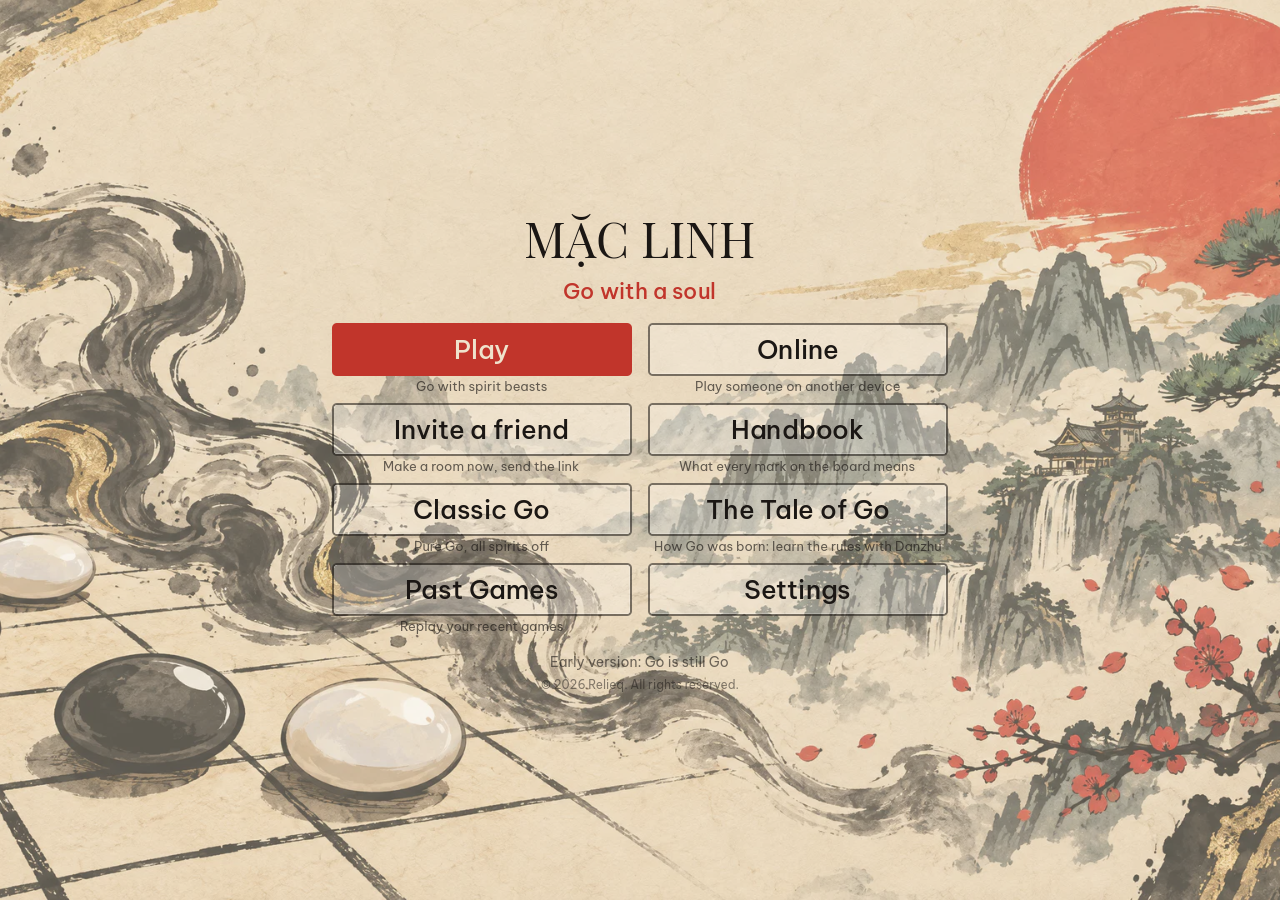
<file: index.html>
<!doctype html>
<html lang="en">
<head>
  <meta charset="utf-8">
  <meta name="viewport" content="width=device-width, initial-scale=1, viewport-fit=cover">
  <title>Mặc Linh — Free Go (Weiqi, Baduk) in Your Browser · Cờ vây miễn phí</title>
  <link rel="canonical" href="https://maclinh.rediov.com/">
  <meta name="description" content="Mặc Linh — ink-wash Go (weiqi/baduk) where good shapes awaken spirit beasts and surrounded territory blooms into paintings. Cờ vây phong cách thuỷ mặc.">
  <meta property="og:type" content="website">
  <meta property="og:url" content="https://maclinh.rediov.com/">
  <meta property="og:title" content="Mặc Linh — Go with a soul · Cờ vây có hồn">
  <meta property="og:description" content="Ink-wash Go in your browser, in English or Vietnamese. Cờ vây phong cách thuỷ mặc, chơi ngay trên trình duyệt.">
  <meta property="og:image" content="https://maclinh.rediov.com/og_cover.png">
  <meta property="og:image:width" content="1200">
  <meta property="og:image:height" content="630">
  <meta property="og:locale" content="en_US">
  <meta property="og:locale:alternate" content="vi_VN">
  <meta name="twitter:card" content="summary_large_image">
  <link id="-gd-engine-icon" rel="icon" type="image/png" href="index.icon.png" />
<link rel="apple-touch-icon" href="index.apple-touch-icon.png"/>

  <!-- Project-owned starting point, not the platform default. Customize the presentation below. -->
  <!-- Embedded Noto Sans SC loader subset: SIL Open Font License 1.1; license text: ui/web/NotoSansSC-OFL.txt. -->
  <style id="manus-fonts">
/* manus-loader-cjk:start */
/* Noto Sans SC loader subset. SIL Open Font License 1.1 (https://openfontlicense.org); license text: ui/web/NotoSansSC-OFL.txt.
Source SHA-256: 38f4c5f927f746b3dfa4c3a5d7edf0b7a3e828e27438418fa54f9e1565289412 */
@font-face{font-family:"Noto Sans SC";font-style:normal;font-weight:400 700;font-display:block;src:url([data-uri]) format("woff2")}
/* manus-loader-cjk:end */
  </style>
  <style>
    html, body { margin: 0; width: 100%; height: 100%; overflow: hidden; background: #f2e8d9; color: #2a2420; font-family: Georgia, "Times New Roman", "Noto Sans SC", serif; }
    #canvas { display: block; width: 100%; height: 100%; outline: none; }
    #loading { position: fixed; inset: 0; display: grid; place-content: center; gap: 18px; padding: max(24px, env(safe-area-inset-top)) max(24px, env(safe-area-inset-right)) max(24px, env(safe-area-inset-bottom)) max(24px, env(safe-area-inset-left)); background: #f2e8d9; text-align: center; }
    #loading[hidden], [hidden] { display: none; }
    h1 { margin: 0; font-size: clamp(20px, 5vw, 32px); overflow-wrap: anywhere; }
    p { margin: 0; }
    progress { width: min(320px, 75vw); justify-self: center; }
    #loading-notice { max-width: 360px; justify-self: center; line-height: 1.5; }
    button { justify-self: center; padding: 12px 24px; cursor: pointer; font: inherit;
      background: #b3312a; color: #f6efe3; border: none; border-radius: 3px; }
    #game-mark { width: 96px; height: 96px; justify-self: center; image-rendering: auto;
      animation: maclinh-breathe 3.6s ease-in-out infinite; }
    h1 { letter-spacing: 0.08em; }
    #loading-status { color: #6a5c4c; font-size: 14px; letter-spacing: 0.04em; }
    progress { accent-color: #b3312a; }
    @media (prefers-reduced-motion: reduce) { #game-mark { animation: none; } }
    @keyframes maclinh-breathe {
      0%, 100% { opacity: 0.86; transform: scale(1); }
      50% { opacity: 1; transform: scale(1.04); }
    }
  </style>
  <!-- Đếm lượt xem trang và sự kiện trong game (GoatCounter, không cookie, không định danh người chơi) -->
  <script data-goatcounter="https://maclinh.goatcounter.com/count" async src="https://gc.zgo.at/count.js"></script>
</head>
<body>
  <canvas id="canvas" tabindex="0">Your browser does not support canvas.</canvas>
  <section id="loading" role="status">
    <img id="game-mark" src="[data-uri]" alt="">
    <h1 id="game-title"></h1>
    <p id="loading-status">Loading…</p>
    <progress id="loading-progress" aria-label="Download progress"></progress>
    <p id="loading-notice" hidden></p>
    <button id="loading-retry" type="button" hidden>Retry</button>
    <noscript>JavaScript is required to play this game.</noscript>
  </section>
  <script>
    (() => {
      const config = {"args":[],"canvasResizePolicy":2,"emscriptenPoolSize":8,"ensureCrossOriginIsolationHeaders":true,"executable":"index","experimentalVK":true,"fileSizes":{"index.pck":9592876,"index.wasm":38451485},"focusCanvas":true,"gdextensionLibs":[],"godotPoolSize":4};
      const threads = false;
      const canvas = document.getElementById('canvas');
      const loading = document.getElementById('loading');
      const status = document.getElementById('loading-status');
      const progress = document.getElementById('loading-progress');
      const notice = document.getElementById('loading-notice');
      const retry = document.getElementById('loading-retry');
      document.getElementById('game-title').textContent = document.title;
      // Same rule as the game (Loc.system_locale): the language chosen in Settings (mirrored to localStorage
      // by the game), else Vietnamese when any preferred browser language is Vietnamese or the time zone is Vietnam's.
      const pickLang = () => {
        try {
          const saved = localStorage.getItem('maclinh_lang');
          if (saved === 'vi' || saved === 'en') return saved;
        } catch (e) {}
        const langs = navigator.languages || [navigator.language || ''];
        if (langs.some((l) => String(l).toLowerCase().startsWith('vi'))) return 'vi';
        let tz = '';
        try { tz = Intl.DateTimeFormat().resolvedOptions().timeZone || ''; } catch (e) {}
        return tz === 'Asia/Ho_Chi_Minh' || tz === 'Asia/Saigon' ? 'vi' : 'en';
      };
      const en = pickLang() === 'en';
      const T = (vi, enText) => (en ? enText : vi);
      document.documentElement.lang = en ? 'en' : 'vi';
      status.textContent = T('Đang mài mực…', 'Grinding the ink…');
      retry.textContent = T('Thử lại', 'Try again');
      progress.setAttribute('aria-label', T('Tiến độ tải', 'Loading progress'));
      retry.addEventListener('click', () => window.location.reload());
      let failed = false;
      let ready = false;
      const startedAt = performance.now();
      let lastProgressAt = startedAt;
      let downloadedBytes = 0;
      let downloadComplete = false;
      const updateNotice = () => {
        if (failed || ready || performance.now() - startedAt < 30000) return;
        notice.hidden = false;
        retry.hidden = false;
        const message = performance.now() - lastProgressAt >= 30000
          ? T('Chưa thấy tiến triển mới. Bạn có thể chờ thêm hoặc thử lại.', 'No progress for a while. You can keep waiting or try again.')
          : T('Vẫn đang tải. Bạn có thể chờ thêm hoặc thử lại.', 'Still loading. You can keep waiting or try again.');
        if (notice.textContent !== message) notice.textContent = message;
      };
      const onWindowError = (event) => fail(event.error || new Error('Engine startup error'));
      const onUnhandledRejection = (event) => fail(event.reason || new Error('Engine startup rejected'));
      // Time alone cannot prove failure: downloads and WASM compilation may be slow.
      const startupWatch = setInterval(updateNotice, 1000);
      const stopObserving = () => {
        clearInterval(startupWatch);
        window.removeEventListener('error', onWindowError);
        window.removeEventListener('unhandledrejection', onUnhandledRejection);
      };
      const fail = (error) => {
        if (failed || ready) return;
        failed = true;
        stopObserving();
        console.error('[game-loading] Startup failed', error);
        loading.hidden = false;
        status.textContent = T('Không tải được ván cờ. Xin thử lại.', 'Could not load the game. Please try again.');
        progress.hidden = true;
        notice.hidden = true;
        retry.hidden = false;
      };
      // Some Godot bootstrap promises do not forward download/compile failures.
      window.addEventListener('error', onWindowError);
      window.addEventListener('unhandledrejection', onUnhandledRejection);
      const onProgress = (current, total) => {
        if (failed || ready) return;
        // Repeated/unknown totals do not renew liveness; growing byte counts do.
        if (Number.isFinite(current) && current > downloadedBytes) {
          downloadedBytes = current;
          lastProgressAt = performance.now();
        }
        if (!downloadComplete && Number.isFinite(total) && total > 0 && Number.isFinite(current) && current >= total) {
          downloadComplete = true;
          lastProgressAt = performance.now();
        }
        updateNotice();
        if (!Number.isFinite(total) || total <= 0 || !Number.isFinite(current) || current < 0) {
          progress.removeAttribute('value');
          status.textContent = T('Đang mài mực…', 'Grinding the ink…');
          return;
        }
        progress.max = total;
        progress.value = Math.min(current, total);
        status.textContent = current >= total
          ? T('Đang mở bàn cờ…', 'Setting up the board…')
          : `${Math.floor(current / total * 100)}%`;
      };
      const start = async () => {
        if (failed) return;
        try {
          lastProgressAt = performance.now();
          const missing = Engine.getMissingFeatures({ threads });
          if (missing.length) throw new Error(`Missing browser features: ${missing.join(', ')}`);
          const engine = new Engine({ ...config, canvas });
          await engine.startGame({ onProgress });
          if (failed) return;
          ready = true;
          stopObserving();
          notice.hidden = true;
          retry.hidden = true;
          // Download completion alone is not engine readiness.
          requestAnimationFrame(() => requestAnimationFrame(() => {
            if (failed) return;
            loading.hidden = true;
            if (config['focusCanvas']) canvas.focus();
          }));
        } catch (error) {
          fail(error);
        }
      };
      const script = document.createElement('script');
      script.src = 'index.js';
      script.addEventListener('load', start, { once: true });
      script.addEventListener('error', () => fail(new Error('Engine script could not be loaded')), { once: true });
      document.head.appendChild(script);
    })();
  </script>
</body>
</html>
</file>
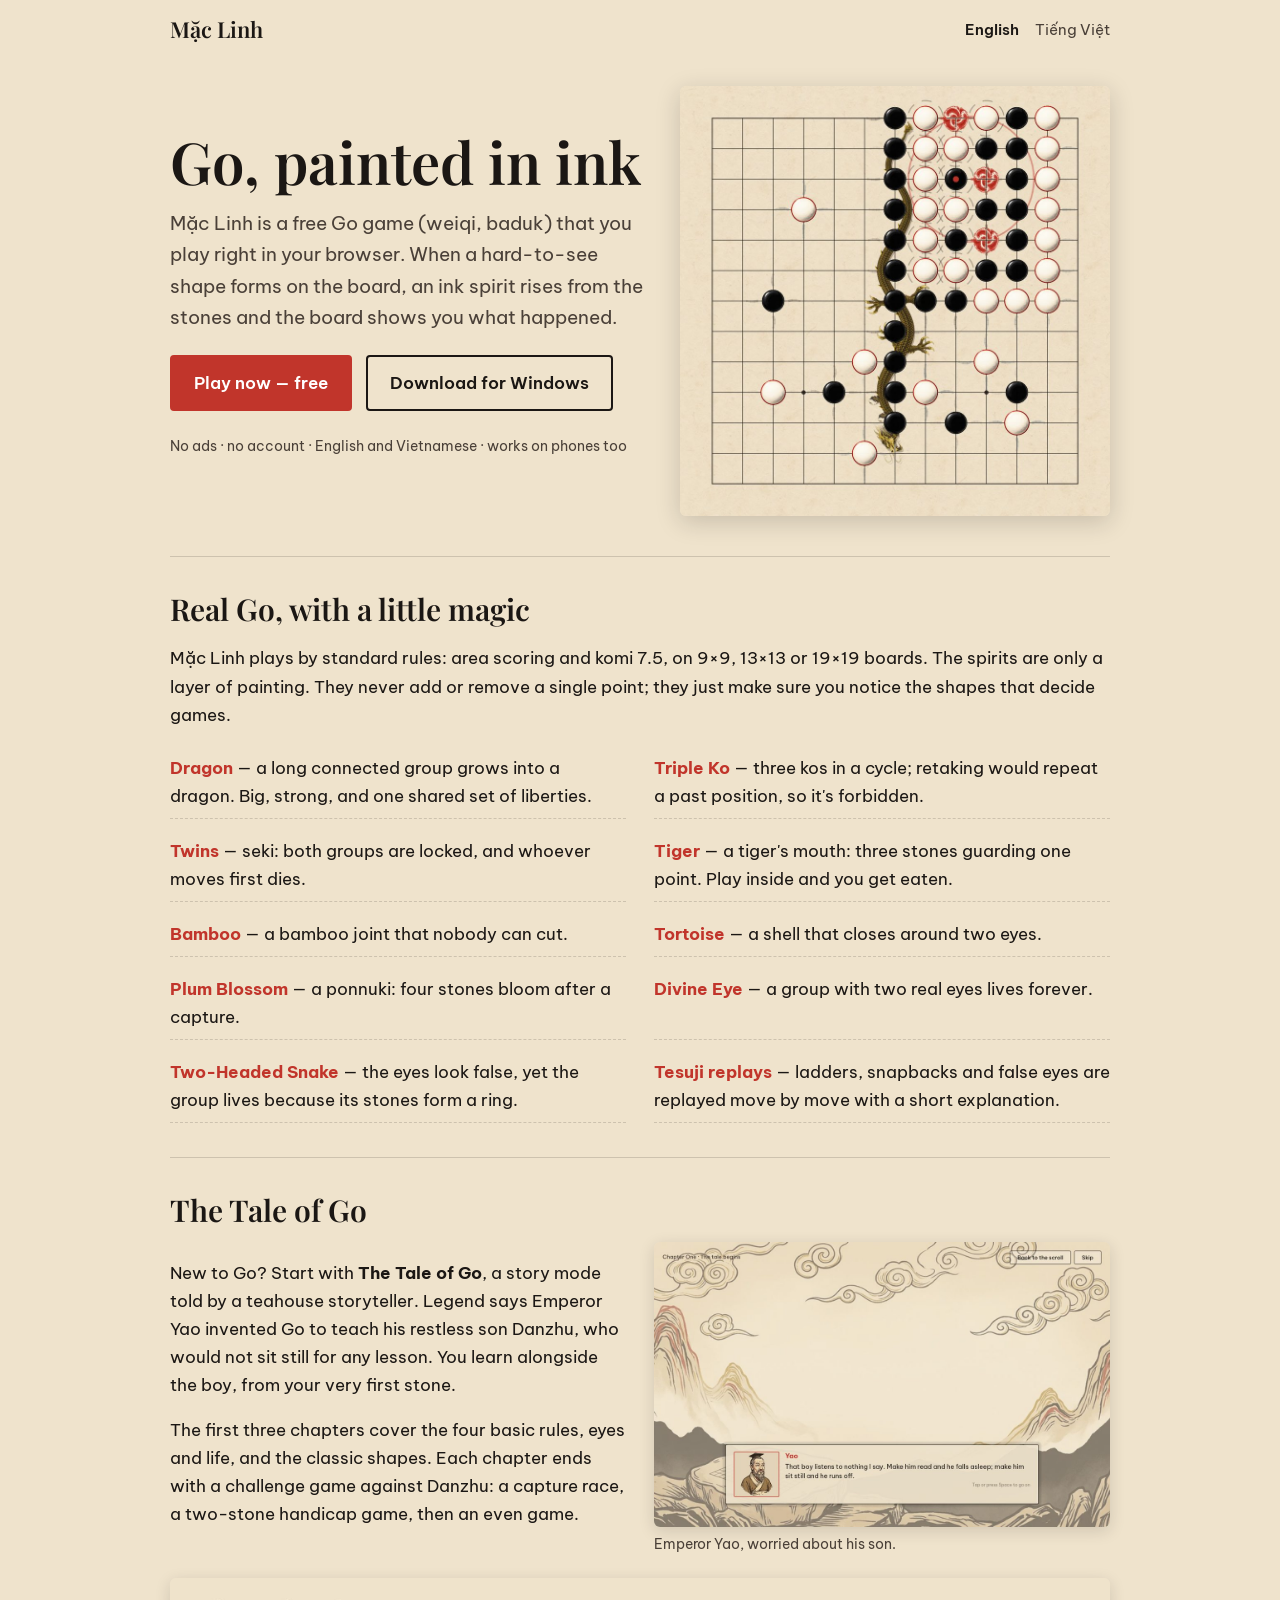
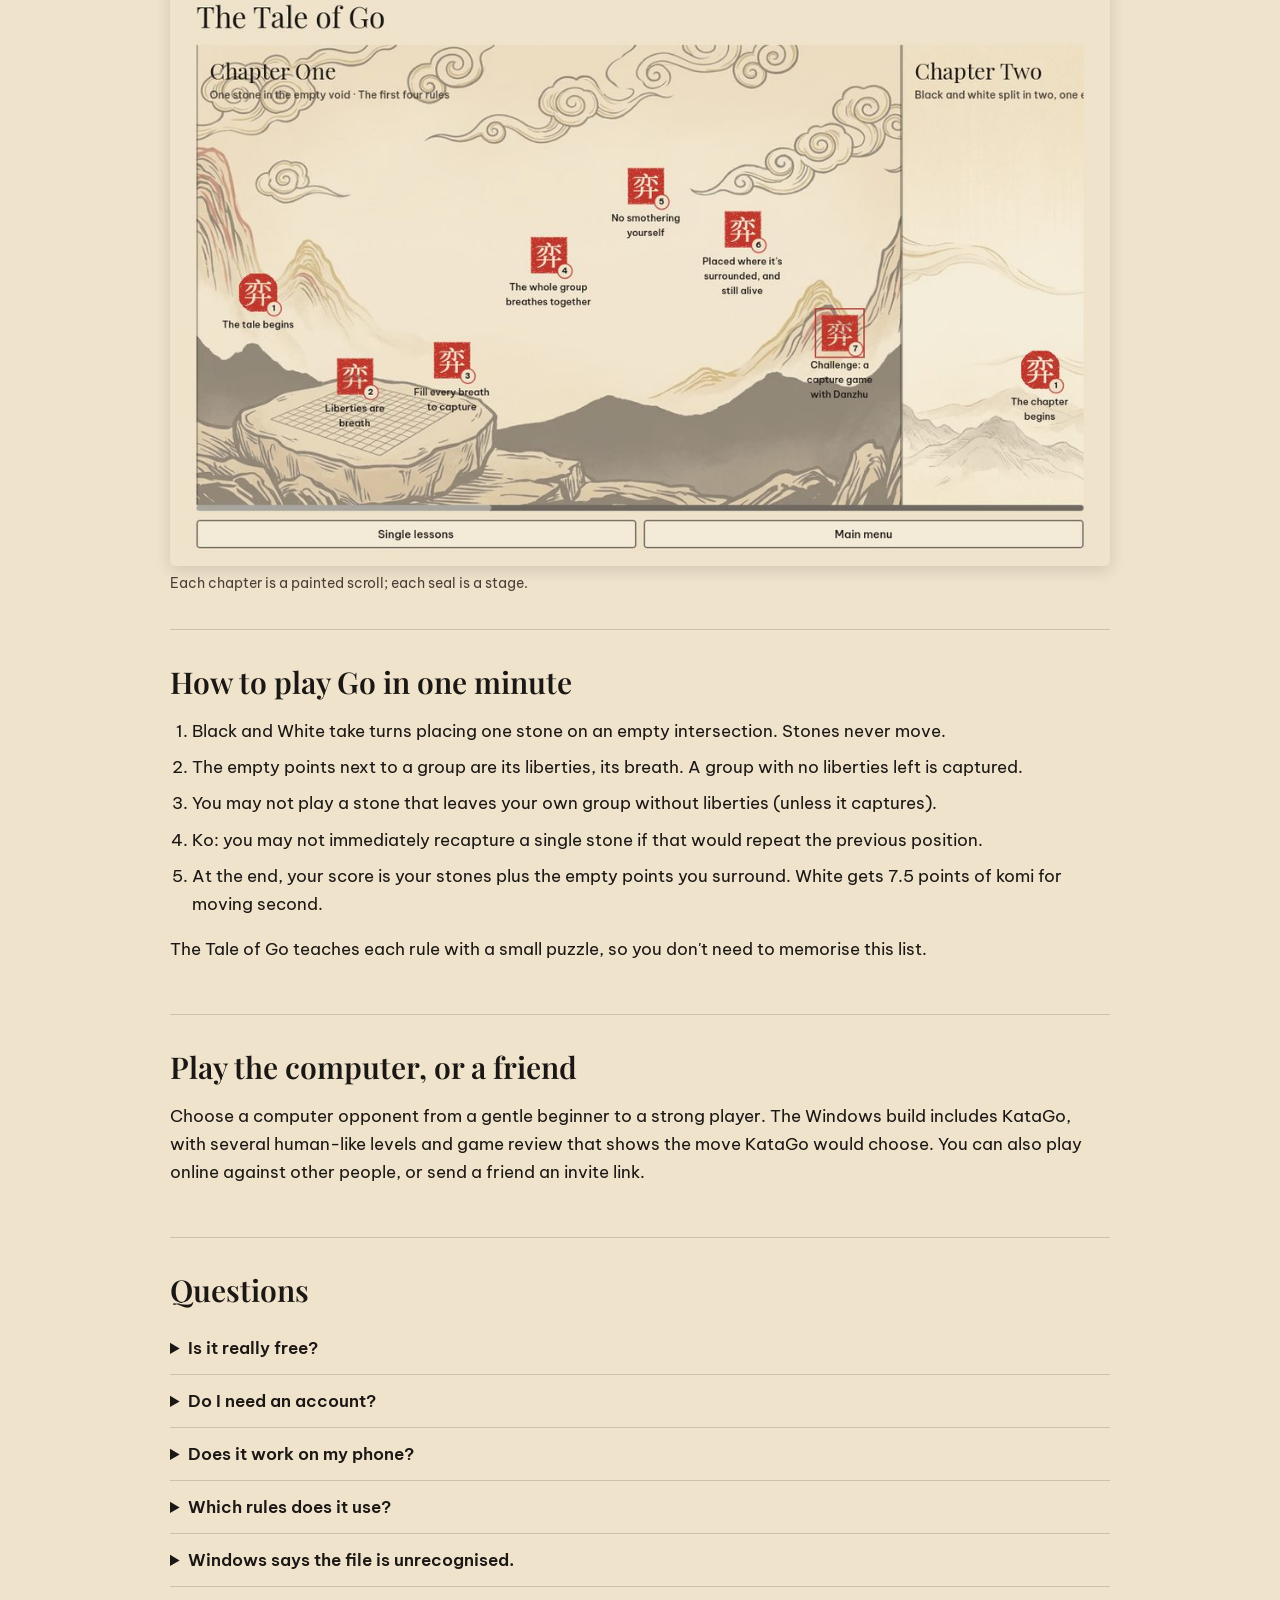
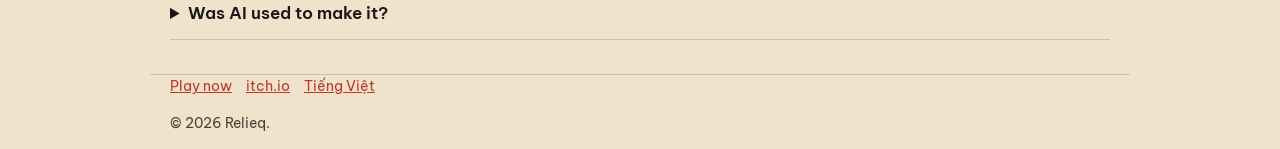
<file: en/index.html>
<!doctype html>
<html lang="en">
<head>
  <meta charset="utf-8">
  <meta name="viewport" content="width=device-width, initial-scale=1">
  <title>Mặc Linh — Free Go (Weiqi, Baduk) Game in Your Browser</title>
  <meta name="description" content="Play Go for free in your browser, no sign-up. Ink-wash art, standard rules, computer opponents from beginner to strong, online games, and a story mode about the legend of how Go was born.">
  <link rel="canonical" href="https://maclinh.rediov.com/en/">
  <link rel="alternate" hreflang="en" href="https://maclinh.rediov.com/en/">
  <link rel="alternate" hreflang="vi" href="https://maclinh.rediov.com/vi/">
  <link rel="alternate" hreflang="x-default" href="https://maclinh.rediov.com/en/">
  <meta property="og:type" content="website">
  <meta property="og:url" content="https://maclinh.rediov.com/en/">
  <meta property="og:title" content="Mặc Linh — Go, painted in ink">
  <meta property="og:description" content="Free Go in your browser: ink-wash art, standard rules, spirits that appear on hard-to-see shapes.">
  <meta property="og:image" content="https://maclinh.rediov.com/og_cover.png">
  <meta name="twitter:card" content="summary_large_image">
  <link rel="icon" href="/index.icon.png">
  <link rel="preconnect" href="https://fonts.googleapis.com">
  <link rel="preconnect" href="https://fonts.gstatic.com" crossorigin>
  <link href="https://fonts.googleapis.com/css2?family=Be+Vietnam+Pro:wght@400;600&family=Playfair+Display:wght@600&display=swap" rel="stylesheet">
  <link rel="stylesheet" href="/site/style.css">
  <script type="application/ld+json">
  {
    "@context": "https://schema.org",
    "@type": "VideoGame",
    "name": "Mặc Linh",
    "url": "https://maclinh.rediov.com/en/",
    "image": "https://maclinh.rediov.com/og_cover.png",
    "description": "Free Go (weiqi, baduk) game in an ink-wash style, with computer opponents, online play and a story mode.",
    "genre": ["Board game", "Strategy"],
    "gamePlatform": ["Web browser", "Windows"],
    "inLanguage": ["en", "vi"],
    "author": {"@type": "Person", "name": "Relieq"},
    "offers": {"@type": "Offer", "price": "0", "priceCurrency": "USD"}
  }
  </script>
  <script data-goatcounter="https://maclinh.goatcounter.com/count" async src="https://gc.zgo.at/count.js"></script>
</head>
<body>
<header class="top">
  <a class="brand" href="/en/">Mặc Linh</a>
  <nav><a href="/en/" aria-current="page">English</a><a href="/vi/" hreflang="vi">Tiếng Việt</a></nav>
</header>

<main class="wrap">
  <div class="hero">
    <div>
      <h1>Go, painted in ink</h1>
      <p class="lede">Mặc Linh is a free Go game (weiqi, baduk) that you play right in your browser. When a hard-to-see shape forms on the board, an ink spirit rises from the stones and the board shows you what happened.</p>
      <a class="btn primary" href="/">Play now — free</a>
      <a class="btn ghost" href="https://relieq.itch.io/mac-linh">Download for Windows</a>
      <p class="badges">No ads · no account · English and Vietnamese · works on phones too</p>
    </div>
    <video src="/site/img/linh_loop.mp4" poster="/site/img/showcase.jpg" autoplay muted loop playsinline aria-label="A great dragon and a triple ko awaken on a 13×13 board"></video>
  </div>

  <section>
    <h2>Real Go, with a little magic</h2>
    <p>Mặc Linh plays by standard rules: area scoring and komi 7.5, on 9×9, 13×13 or 19×19 boards. The spirits are only a layer of painting. They never add or remove a single point; they just make sure you notice the shapes that decide games.</p>
    <ul class="spirits">
      <li><b>Dragon</b> — a long connected group grows into a dragon. Big, strong, and one shared set of liberties.</li>
      <li><b>Triple Ko</b> — three kos in a cycle; retaking would repeat a past position, so it's forbidden.</li>
      <li><b>Twins</b> — seki: both groups are locked, and whoever moves first dies.</li>
      <li><b>Tiger</b> — a tiger's mouth: three stones guarding one point. Play inside and you get eaten.</li>
      <li><b>Bamboo</b> — a bamboo joint that nobody can cut.</li>
      <li><b>Tortoise</b> — a shell that closes around two eyes.</li>
      <li><b>Plum Blossom</b> — a ponnuki: four stones bloom after a capture.</li>
      <li><b>Divine Eye</b> — a group with two real eyes lives forever.</li>
      <li><b>Two-Headed Snake</b> — the eyes look false, yet the group lives because its stones form a ring.</li>
      <li><b>Tesuji replays</b> — ladders, snapbacks and false eyes are replayed move by move with a short explanation.</li>
    </ul>
  </section>

  <section>
    <h2>The Tale of Go</h2>
    <div class="cols">
      <div>
        <p>New to Go? Start with <strong>The Tale of Go</strong>, a story mode told by a teahouse storyteller. Legend says Emperor Yao invented Go to teach his restless son Danzhu, who would not sit still for any lesson. You learn alongside the boy, from your very first stone.</p>
        <p>The first three chapters cover the four basic rules, eyes and life, and the classic shapes. Each chapter ends with a challenge game against Danzhu: a capture race, a two-stone handicap game, then an even game.</p>
      </div>
      <figure>
        <img src="/site/img/story_scene_en.jpg" alt="Emperor Yao speaks in The Tale of Go" width="1100" height="688" loading="lazy">
        <figcaption>Emperor Yao, worried about his son.</figcaption>
      </figure>
    </div>
    <figure style="margin-top:22px">
      <img src="/site/img/story_map_en.jpg" alt="The scroll map of The Tale of Go, chapter one" width="1100" height="688" loading="lazy">
      <figcaption>Each chapter is a painted scroll; each seal is a stage.</figcaption>
    </figure>
  </section>

  <section>
    <h2>How to play Go in one minute</h2>
    <ol class="rules">
      <li>Black and White take turns placing one stone on an empty intersection. Stones never move.</li>
      <li>The empty points next to a group are its liberties, its breath. A group with no liberties left is captured.</li>
      <li>You may not play a stone that leaves your own group without liberties (unless it captures).</li>
      <li>Ko: you may not immediately recapture a single stone if that would repeat the previous position.</li>
      <li>At the end, your score is your stones plus the empty points you surround. White gets 7.5 points of komi for moving second.</li>
    </ol>
    <p>The Tale of Go teaches each rule with a small puzzle, so you don't need to memorise this list.</p>
  </section>

  <section>
    <h2>Play the computer, or a friend</h2>
    <p>Choose a computer opponent from a gentle beginner to a strong player. The Windows build includes KataGo, with several human-like levels and game review that shows the move KataGo would choose. You can also play online against other people, or send a friend an invite link.</p>
  </section>

  <section>
    <h2>Questions</h2>
    <details><summary>Is it really free?</summary><p>Yes. There are no ads and nothing to buy. On itch.io you can leave a donation if you like.</p></details>
    <details><summary>Do I need an account?</summary><p>No. Open the page and play. Your progress is saved in your browser.</p></details>
    <details><summary>Does it work on my phone?</summary><p>Yes, the browser version works on phones and tablets. For the strongest computer opponent, use the Windows build.</p></details>
    <details><summary>Which rules does it use?</summary><p>Standard rules with area scoring and komi 7.5. The spirits are decoration only and never change the score.</p></details>
    <details><summary>Windows says the file is unrecognised.</summary><p>The game is not code-signed yet, so SmartScreen may warn you. Click "More info", then "Run anyway".</p></details>
    <details><summary>Was AI used to make it?</summary><p>Some of the art and text were made with the help of generative AI tools. This is disclosed on the itch.io page.</p></details>
  </section>
</main>

<footer class="wrap">
  <a href="/">Play now</a><a href="https://relieq.itch.io/mac-linh">itch.io</a><a href="/vi/" hreflang="vi">Tiếng Việt</a>
  <p>© 2026 Relieq.</p>
</footer>
</body>
</html>
</file>
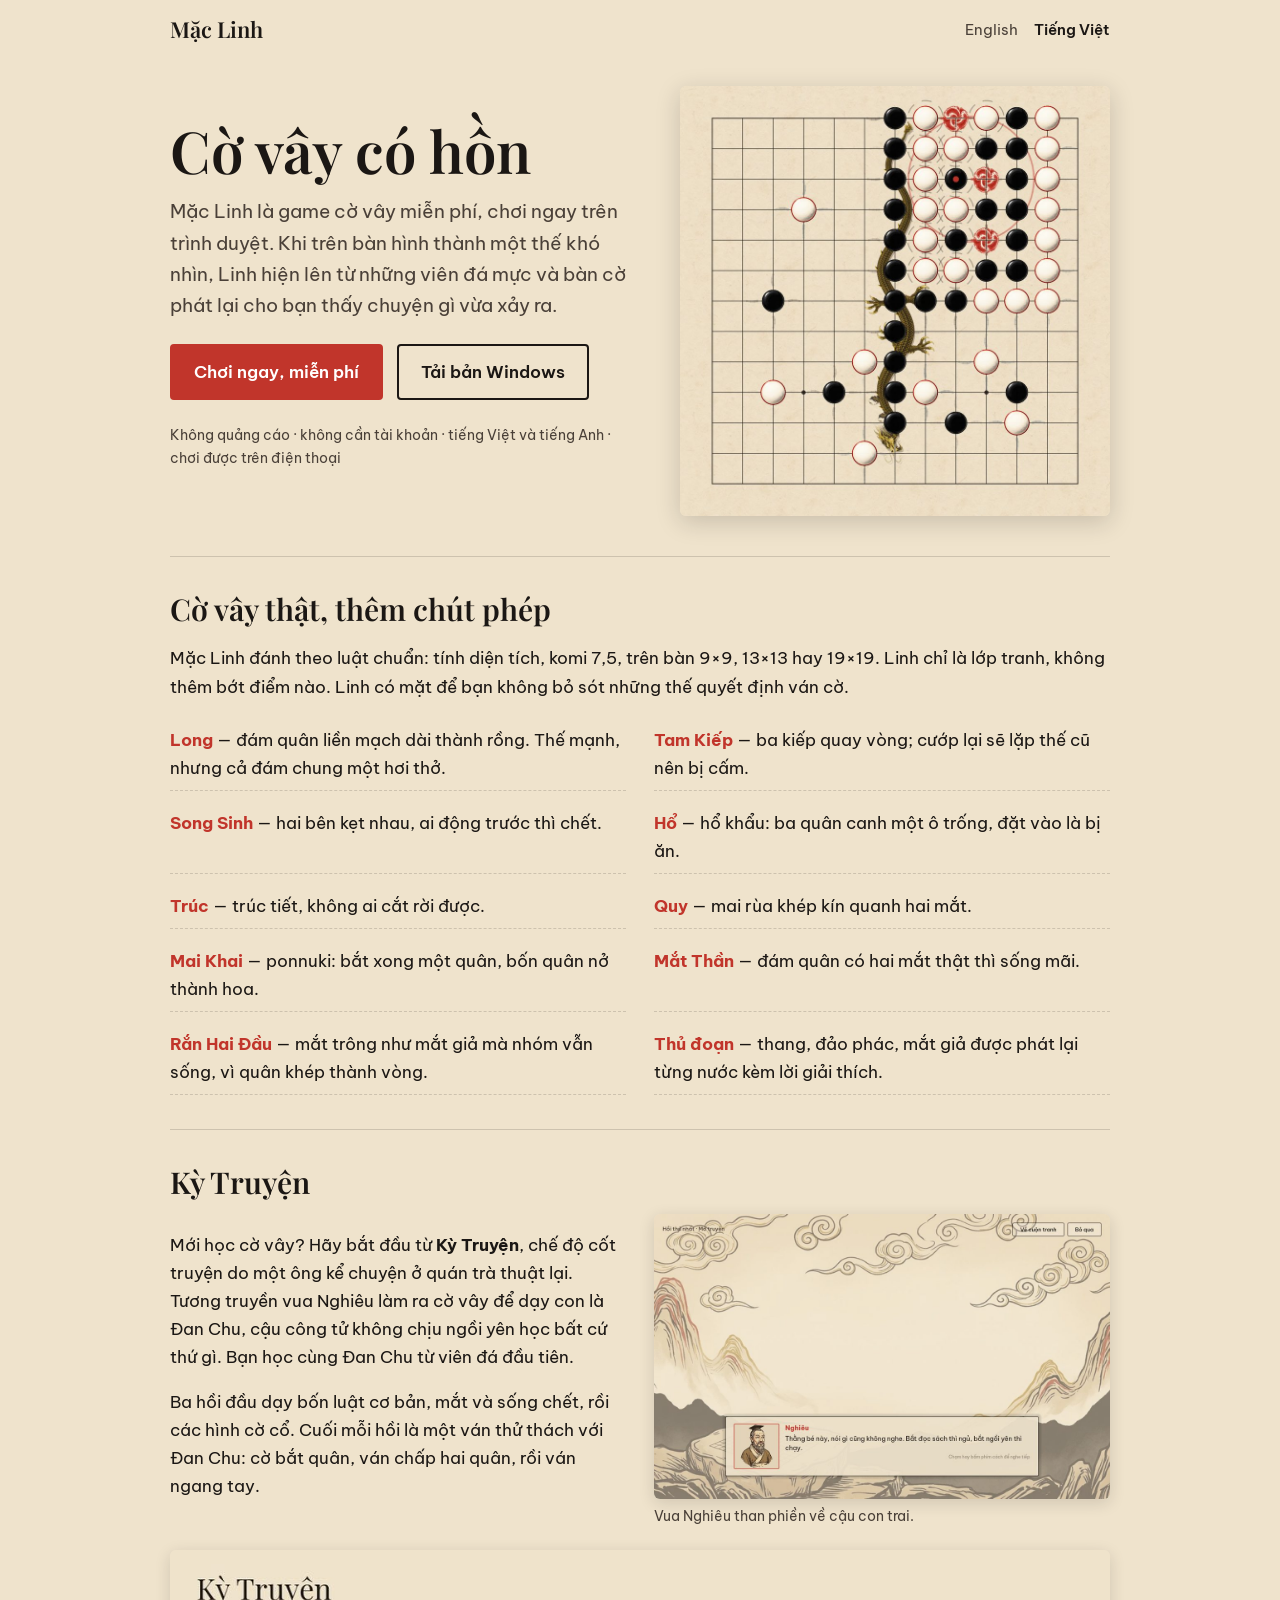
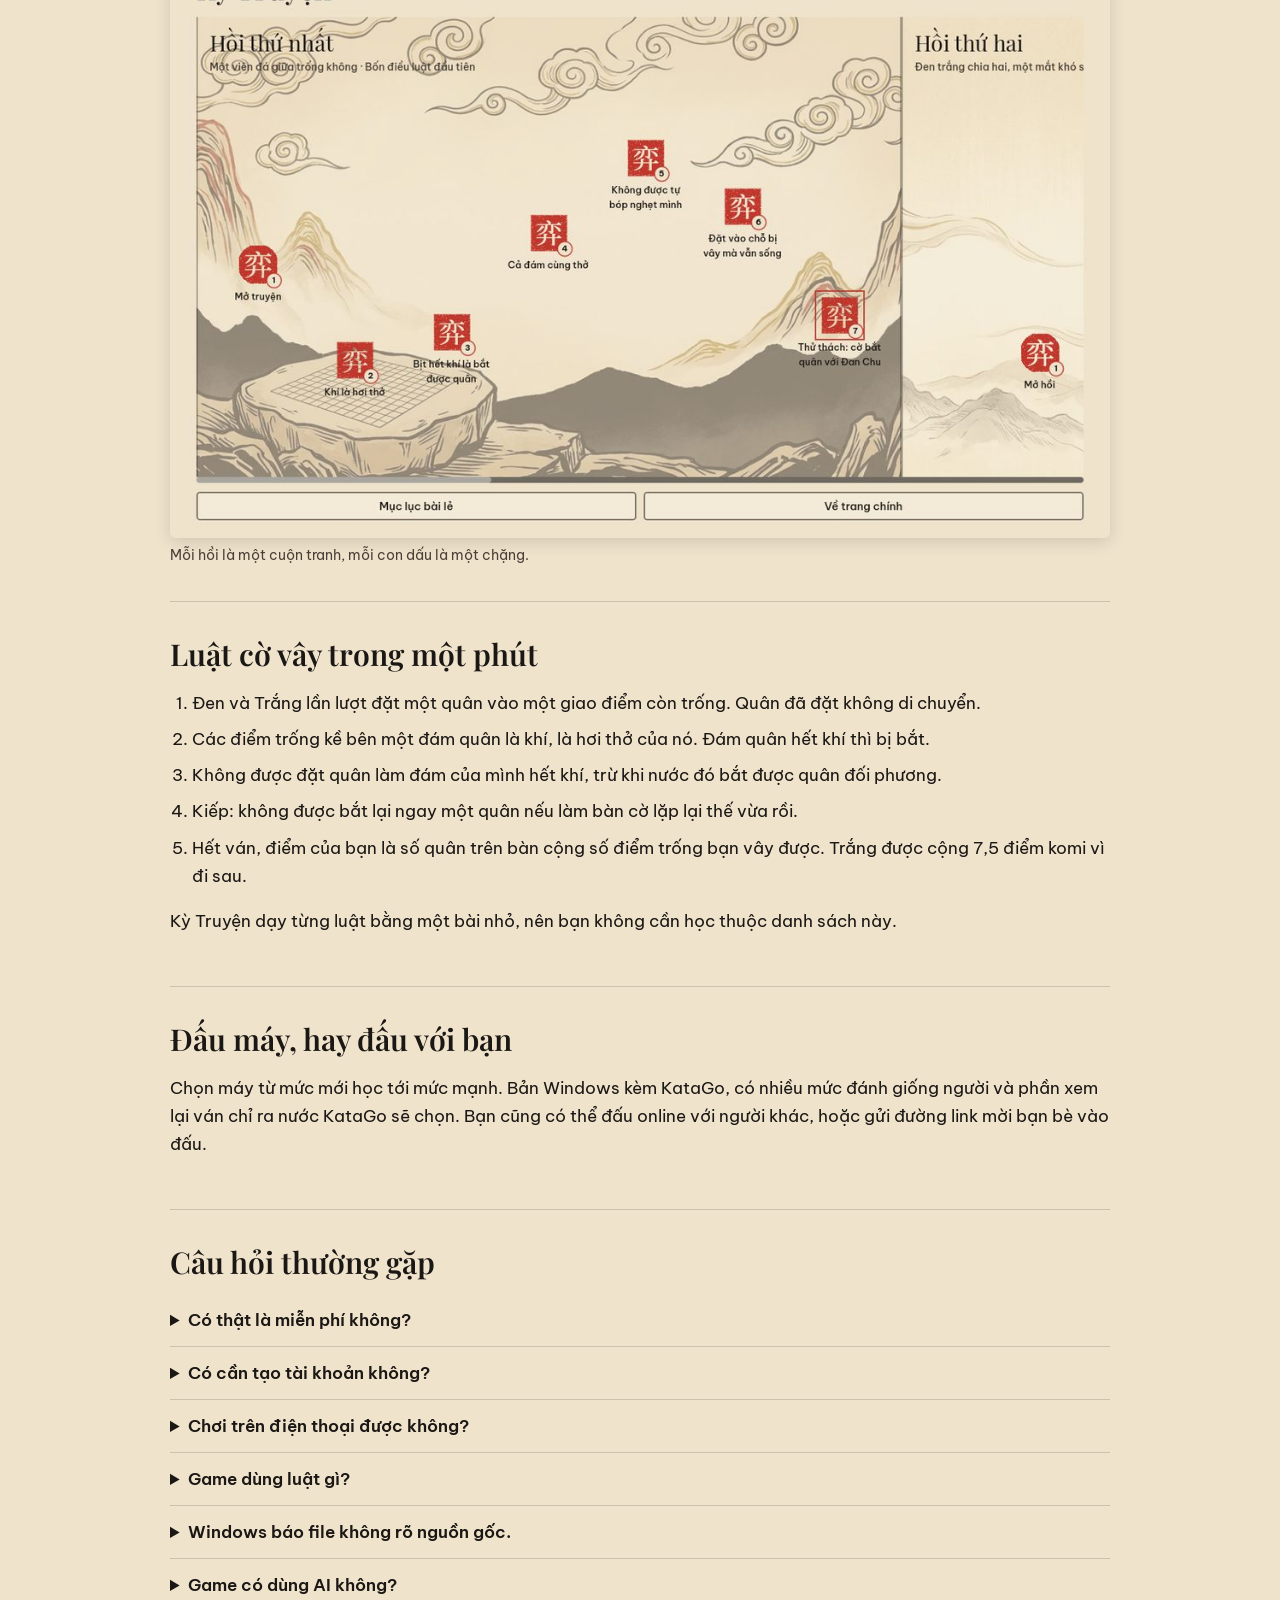
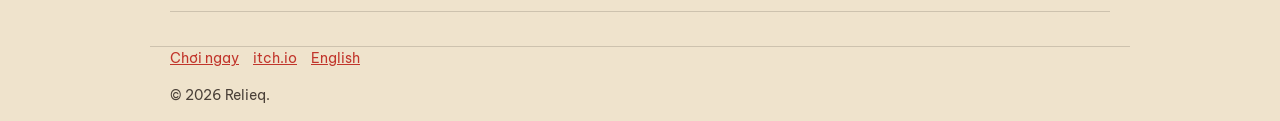
<file: vi/index.html>
<!doctype html>
<html lang="vi">
<head>
  <meta charset="utf-8">
  <meta name="viewport" content="width=device-width, initial-scale=1">
  <title>Mặc Linh — Cờ vây online miễn phí, chơi ngay trên trình duyệt</title>
  <meta name="description" content="Chơi cờ vây miễn phí ngay trên trình duyệt, không cần đăng ký. Tranh thuỷ mặc, luật chuẩn, đấu máy từ mức mới học tới mạnh, đấu online, và chế độ cốt truyện kể tích cờ vây ra đời.">
  <link rel="canonical" href="https://maclinh.rediov.com/vi/">
  <link rel="alternate" hreflang="en" href="https://maclinh.rediov.com/en/">
  <link rel="alternate" hreflang="vi" href="https://maclinh.rediov.com/vi/">
  <link rel="alternate" hreflang="x-default" href="https://maclinh.rediov.com/en/">
  <meta property="og:type" content="website">
  <meta property="og:url" content="https://maclinh.rediov.com/vi/">
  <meta property="og:title" content="Mặc Linh — Cờ vây có hồn">
  <meta property="og:description" content="Cờ vây miễn phí trên trình duyệt: tranh thuỷ mặc, luật chuẩn, thế khó nhìn thì Linh hiện hình.">
  <meta property="og:image" content="https://maclinh.rediov.com/og_cover.png">
  <meta property="og:locale" content="vi_VN">
  <meta name="twitter:card" content="summary_large_image">
  <link rel="icon" href="/index.icon.png">
  <link rel="preconnect" href="https://fonts.googleapis.com">
  <link rel="preconnect" href="https://fonts.gstatic.com" crossorigin>
  <link href="https://fonts.googleapis.com/css2?family=Be+Vietnam+Pro:wght@400;600&family=Playfair+Display:wght@600&display=swap" rel="stylesheet">
  <link rel="stylesheet" href="/site/style.css">
  <script type="application/ld+json">
  {
    "@context": "https://schema.org",
    "@type": "VideoGame",
    "name": "Mặc Linh",
    "url": "https://maclinh.rediov.com/vi/",
    "image": "https://maclinh.rediov.com/og_cover.png",
    "description": "Cờ vây miễn phí phong cách thuỷ mặc, có đấu máy, đấu online và chế độ cốt truyện.",
    "genre": ["Board game", "Strategy"],
    "gamePlatform": ["Web browser", "Windows"],
    "inLanguage": ["vi", "en"],
    "author": {"@type": "Person", "name": "Relieq"},
    "offers": {"@type": "Offer", "price": "0", "priceCurrency": "USD"}
  }
  </script>
  <script data-goatcounter="https://maclinh.goatcounter.com/count" async src="https://gc.zgo.at/count.js"></script>
</head>
<body>
<header class="top">
  <a class="brand" href="/vi/">Mặc Linh</a>
  <nav><a href="/en/" hreflang="en">English</a><a href="/vi/" aria-current="page">Tiếng Việt</a></nav>
</header>

<main class="wrap">
  <div class="hero">
    <div>
      <h1>Cờ vây có hồn</h1>
      <p class="lede">Mặc Linh là game cờ vây miễn phí, chơi ngay trên trình duyệt. Khi trên bàn hình thành một thế khó nhìn, Linh hiện lên từ những viên đá mực và bàn cờ phát lại cho bạn thấy chuyện gì vừa xảy ra.</p>
      <a class="btn primary" href="/">Chơi ngay, miễn phí</a>
      <a class="btn ghost" href="https://relieq.itch.io/mac-linh">Tải bản Windows</a>
      <p class="badges">Không quảng cáo · không cần tài khoản · tiếng Việt và tiếng Anh · chơi được trên điện thoại</p>
    </div>
    <video src="/site/img/linh_loop.mp4" poster="/site/img/showcase.jpg" autoplay muted loop playsinline aria-label="Linh Đại Long và Tam Kiếp thức trên bàn 13×13"></video>
  </div>

  <section>
    <h2>Cờ vây thật, thêm chút phép</h2>
    <p>Mặc Linh đánh theo luật chuẩn: tính diện tích, komi 7,5, trên bàn 9×9, 13×13 hay 19×19. Linh chỉ là lớp tranh, không thêm bớt điểm nào. Linh có mặt để bạn không bỏ sót những thế quyết định ván cờ.</p>
    <ul class="spirits">
      <li><b>Long</b> — đám quân liền mạch dài thành rồng. Thế mạnh, nhưng cả đám chung một hơi thở.</li>
      <li><b>Tam Kiếp</b> — ba kiếp quay vòng; cướp lại sẽ lặp thế cũ nên bị cấm.</li>
      <li><b>Song Sinh</b> — hai bên kẹt nhau, ai động trước thì chết.</li>
      <li><b>Hổ</b> — hổ khẩu: ba quân canh một ô trống, đặt vào là bị ăn.</li>
      <li><b>Trúc</b> — trúc tiết, không ai cắt rời được.</li>
      <li><b>Quy</b> — mai rùa khép kín quanh hai mắt.</li>
      <li><b>Mai Khai</b> — ponnuki: bắt xong một quân, bốn quân nở thành hoa.</li>
      <li><b>Mắt Thần</b> — đám quân có hai mắt thật thì sống mãi.</li>
      <li><b>Rắn Hai Đầu</b> — mắt trông như mắt giả mà nhóm vẫn sống, vì quân khép thành vòng.</li>
      <li><b>Thủ đoạn</b> — thang, đảo phác, mắt giả được phát lại từng nước kèm lời giải thích.</li>
    </ul>
  </section>

  <section>
    <h2>Kỳ Truyện</h2>
    <div class="cols">
      <div>
        <p>Mới học cờ vây? Hãy bắt đầu từ <strong>Kỳ Truyện</strong>, chế độ cốt truyện do một ông kể chuyện ở quán trà thuật lại. Tương truyền vua Nghiêu làm ra cờ vây để dạy con là Đan Chu, cậu công tử không chịu ngồi yên học bất cứ thứ gì. Bạn học cùng Đan Chu từ viên đá đầu tiên.</p>
        <p>Ba hồi đầu dạy bốn luật cơ bản, mắt và sống chết, rồi các hình cờ cổ. Cuối mỗi hồi là một ván thử thách với Đan Chu: cờ bắt quân, ván chấp hai quân, rồi ván ngang tay.</p>
      </div>
      <figure>
        <img src="/site/img/story_scene_vi.jpg" alt="Vua Nghiêu nói trong Kỳ Truyện" width="1100" height="688" loading="lazy">
        <figcaption>Vua Nghiêu than phiền về cậu con trai.</figcaption>
      </figure>
    </div>
    <figure style="margin-top:22px">
      <img src="/site/img/story_map_vi.jpg" alt="Bản đồ cuộn tranh hồi thứ nhất của Kỳ Truyện" width="1100" height="688" loading="lazy">
      <figcaption>Mỗi hồi là một cuộn tranh, mỗi con dấu là một chặng.</figcaption>
    </figure>
  </section>

  <section>
    <h2>Luật cờ vây trong một phút</h2>
    <ol class="rules">
      <li>Đen và Trắng lần lượt đặt một quân vào một giao điểm còn trống. Quân đã đặt không di chuyển.</li>
      <li>Các điểm trống kề bên một đám quân là khí, là hơi thở của nó. Đám quân hết khí thì bị bắt.</li>
      <li>Không được đặt quân làm đám của mình hết khí, trừ khi nước đó bắt được quân đối phương.</li>
      <li>Kiếp: không được bắt lại ngay một quân nếu làm bàn cờ lặp lại thế vừa rồi.</li>
      <li>Hết ván, điểm của bạn là số quân trên bàn cộng số điểm trống bạn vây được. Trắng được cộng 7,5 điểm komi vì đi sau.</li>
    </ol>
    <p>Kỳ Truyện dạy từng luật bằng một bài nhỏ, nên bạn không cần học thuộc danh sách này.</p>
  </section>

  <section>
    <h2>Đấu máy, hay đấu với bạn</h2>
    <p>Chọn máy từ mức mới học tới mức mạnh. Bản Windows kèm KataGo, có nhiều mức đánh giống người và phần xem lại ván chỉ ra nước KataGo sẽ chọn. Bạn cũng có thể đấu online với người khác, hoặc gửi đường link mời bạn bè vào đấu.</p>
  </section>

  <section>
    <h2>Câu hỏi thường gặp</h2>
    <details><summary>Có thật là miễn phí không?</summary><p>Có. Không quảng cáo, không có gì phải mua. Trên itch.io bạn có thể ủng hộ nếu muốn.</p></details>
    <details><summary>Có cần tạo tài khoản không?</summary><p>Không. Mở trang là chơi. Tiến độ được lưu ngay trong trình duyệt của bạn.</p></details>
    <details><summary>Chơi trên điện thoại được không?</summary><p>Được, bản trình duyệt chạy trên điện thoại và máy tính bảng. Muốn đấu máy mạnh nhất thì dùng bản Windows.</p></details>
    <details><summary>Game dùng luật gì?</summary><p>Luật chuẩn, tính diện tích, komi 7,5. Linh chỉ để trang trí, không bao giờ đổi điểm.</p></details>
    <details><summary>Windows báo file không rõ nguồn gốc.</summary><p>Game chưa được ký số nên SmartScreen có thể cảnh báo. Bấm "Thêm thông tin" rồi "Vẫn chạy".</p></details>
    <details><summary>Game có dùng AI không?</summary><p>Một phần tranh và chữ được làm với sự hỗ trợ của công cụ AI tạo sinh. Điều này có ghi trên trang itch.io.</p></details>
  </section>
</main>

<footer class="wrap">
  <a href="/">Chơi ngay</a><a href="https://relieq.itch.io/mac-linh">itch.io</a><a href="/en/" hreflang="en">English</a>
  <p>© 2026 Relieq.</p>
</footer>
</body>
</html>
</file>
<file: site/style.css>
/* Trang giới thiệu Mặc Linh: giấy, mực, son như trong game. */
:root {
  --paper: #efe3cc;
  --paper-deep: #e2d2b6;
  --ink: #1b1714;
  --ink-soft: #4a4038;
  --vermilion: #c1352b;
  --gold: #c9a227;
  --line: rgba(27, 23, 20, 0.16);
}
* { box-sizing: border-box; }
html { -webkit-text-size-adjust: 100%; }
body {
  margin: 0;
  background: var(--paper);
  color: var(--ink);
  font: 17px/1.65 "Be Vietnam Pro", system-ui, sans-serif;
}
a { color: var(--vermilion); }
img, video { max-width: 100%; height: auto; display: block; }
.wrap { max-width: 980px; margin: 0 auto; padding: 0 20px; }

header.top {
  display: flex; justify-content: space-between; align-items: center;
  padding: 14px 20px; max-width: 980px; margin: 0 auto;
}
header.top .brand { font: 600 22px "Playfair Display", serif; color: var(--ink); text-decoration: none; }
header.top nav a { margin-left: 16px; font-size: 15px; color: var(--ink-soft); text-decoration: none; }
header.top nav a[aria-current] { color: var(--ink); font-weight: 600; }

.hero { display: grid; grid-template-columns: 1.1fr 1fr; gap: 36px; align-items: center; padding: 28px 0 40px; }
.hero h1 { font: 600 clamp(36px, 6vw, 58px)/1.1 "Playfair Display", serif; margin: 0 0 14px; }
.hero .lede { font-size: 19px; color: var(--ink-soft); margin: 0 0 22px; }
.hero video { border-radius: 6px; box-shadow: 0 6px 24px rgba(27, 23, 20, 0.18); width: 100%; aspect-ratio: 1; }
.badges { font-size: 14px; color: var(--ink-soft); margin-top: 14px; }

.btn {
  display: inline-block; padding: 12px 22px; border-radius: 4px; margin: 0 10px 10px 0;
  font-weight: 600; text-decoration: none; border: 2px solid var(--ink);
}
.btn.primary { background: var(--vermilion); border-color: var(--vermilion); color: #fff; }
.btn.ghost { color: var(--ink); }

section { padding: 34px 0; border-top: 1px solid var(--line); }
section h2 { font: 600 30px/1.2 "Playfair Display", serif; margin: 0 0 14px; }
.cols { display: grid; grid-template-columns: 1fr 1fr; gap: 28px; align-items: start; }
figure { margin: 0; }
figure img { border-radius: 6px; box-shadow: 0 4px 16px rgba(27, 23, 20, 0.14); }
figcaption { font-size: 14px; color: var(--ink-soft); margin-top: 6px; }

.spirits { list-style: none; padding: 0; margin: 0; display: grid; grid-template-columns: 1fr 1fr; gap: 10px 28px; }
.spirits li { padding: 8px 0; border-bottom: 1px dashed var(--line); }
.spirits b { color: var(--vermilion); }

ol.rules { padding-left: 22px; }
ol.rules li { margin-bottom: 8px; }

details { border-bottom: 1px solid var(--line); padding: 12px 0; }
summary { cursor: pointer; font-weight: 600; }
details p { margin: 8px 0 0; color: var(--ink-soft); }

footer { padding: 30px 0 50px; border-top: 1px solid var(--line); font-size: 14px; color: var(--ink-soft); }
footer a { margin-right: 14px; }

@media (max-width: 760px) {
  .hero, .cols, .spirits { grid-template-columns: 1fr; }
  .hero { padding-top: 8px; }
  header.top nav a { margin-left: 12px; }
}
</file>
